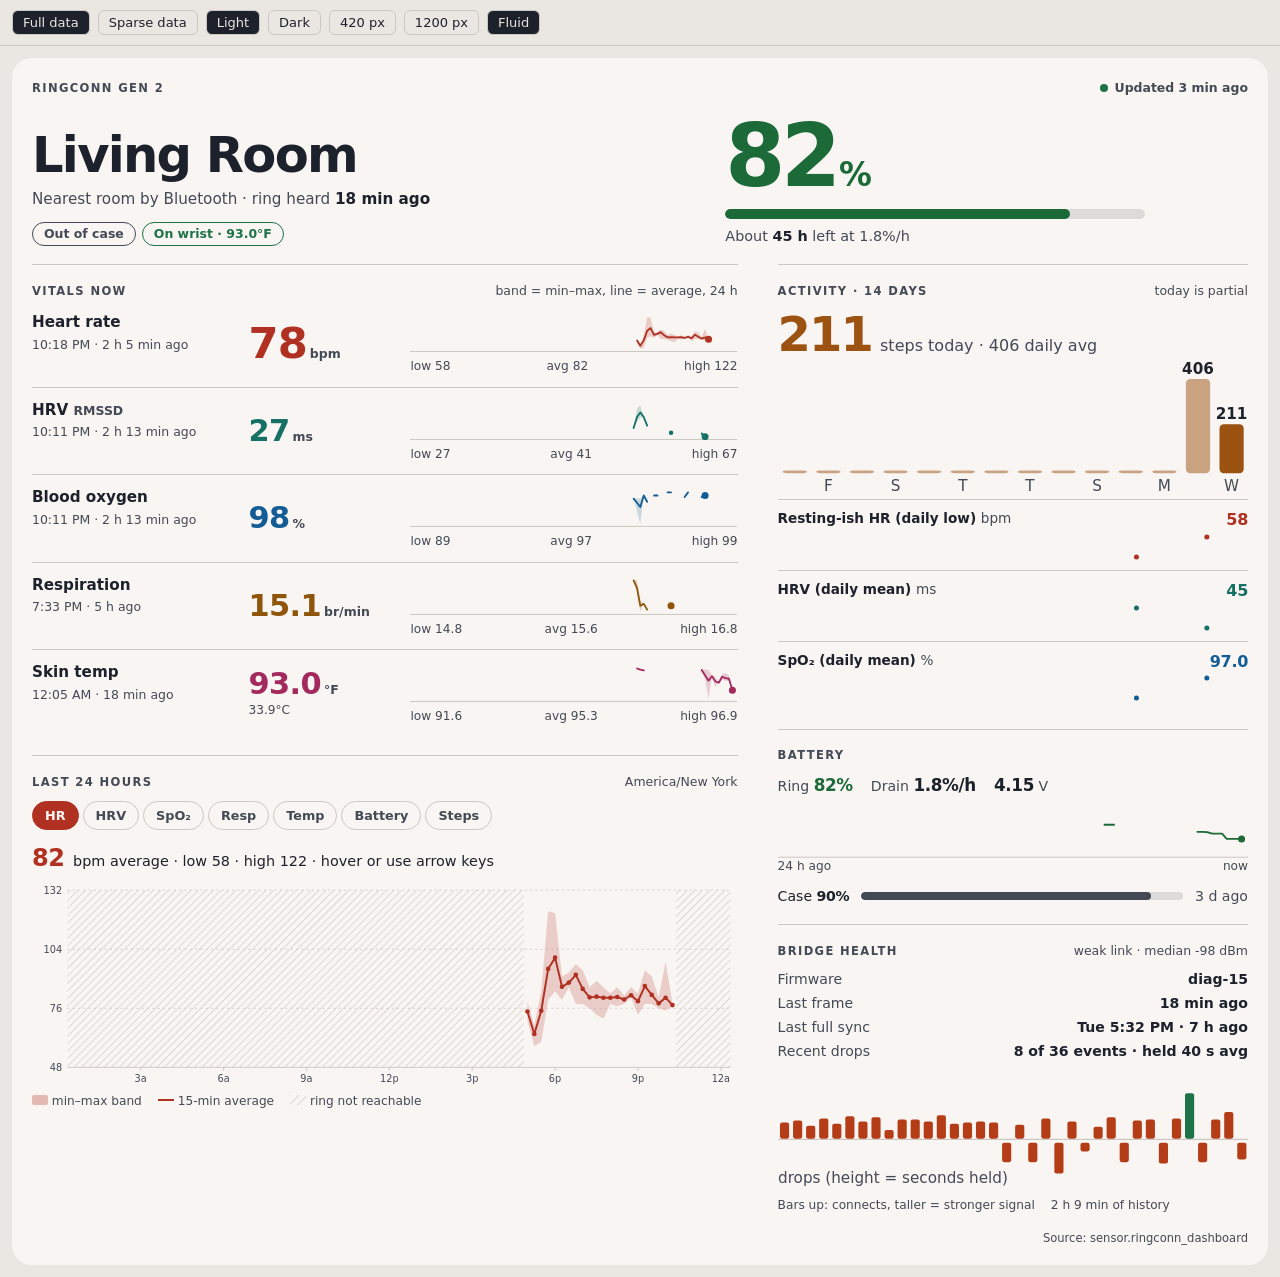
<file: esp32_bridge/homeassistant/card/harness.html>
<!doctype html>
<html lang="en"><head><meta charset="utf-8"><meta name="viewport" content="width=device-width,initial-scale=1">
<title>ringconn-card harness</title><link rel="icon" href="data:,">
<style>
  body{margin:0;font-family:"Plus Jakarta Sans","DM Sans",system-ui,sans-serif;background:var(--page-bg);color:var(--primary-text-color)}
  body.light{--page-bg:hsl(36 18% 90%);--primary-text-color:hsl(220 20% 14%);--secondary-text-color:hsl(220 10% 36%);--card-background-color:hsl(40 25% 97%);--divider-color:hsl(30 10% 78%)}
  body.dark{--page-bg:hsl(220 18% 7%);--primary-text-color:hsl(40 20% 92%);--secondary-text-color:hsl(220 10% 70%);--card-background-color:hsl(220 16% 13%);--divider-color:hsl(220 12% 26%)}
  .bar{display:flex;gap:8px;flex-wrap:wrap;padding:10px 12px;font-size:13px;border-bottom:1px solid var(--divider-color)}
  .bar button{font:inherit;padding:4px 10px;border-radius:6px;border:1px solid var(--divider-color);background:transparent;color:inherit;cursor:pointer}
  .bar button[aria-pressed=true]{background:var(--primary-text-color);color:var(--page-bg)}
  #stage{margin:12px auto;padding:0 12px}
</style></head>
<body class="light">
<div class="bar" role="toolbar" aria-label="Harness controls">
  <button data-state="full" aria-pressed="true">Full data</button>
  <button data-state="sparse" aria-pressed="false">Sparse data</button>
  <button data-theme="light" aria-pressed="true">Light</button>
  <button data-theme="dark" aria-pressed="false">Dark</button>
  <button data-w="420" aria-pressed="false">420 px</button>
  <button data-w="1200" aria-pressed="false">1200 px</button>
  <button data-w="" aria-pressed="true">Fluid</button>
</div>
<div id="stage"></div>
<script>
// Freeze "now" at 3 minutes after the sample was generated so output is deterministic.
const SAMPLE_NOW = 1791951659 + 180;
const _now = Date.now; Date.now = () => SAMPLE_NOW * 1000;
</script>
<script src="ringconn-card.js"></script>
<script>
(async () => {
  const sample = await (await fetch('sample_ha_payload.json')).json();
  const iso = (t) => new Date(t * 1000).toISOString();
  const ent = (id, state, attrs = {}, t = SAMPLE_NOW - 120) => ({ entity_id: id, state: String(state), attributes: attrs, last_updated: iso(t), last_changed: iso(t) });

  const full = () => ({ states: {
    'sensor.ringconn_dashboard': ent('sensor.ringconn_dashboard', sample.generated_at, sample),
    'sensor.ringconn_ring_state': ent('sensor.ringconn_ring_state', 'out_of_case'),
    'sensor.ringconn_ring_location': ent('sensor.ringconn_ring_location', 'living_room'),
    'sensor.ringconn_ring_area': ent('sensor.ringconn_ring_area', 'living_room'),
  }, config: { time_zone: 'America/New_York' } });

  const sparse = () => {
    const p = JSON.parse(JSON.stringify(sample));
    delete p.latest.hr_bpm; delete p.series_24h.hr_bpm;
    delete p.series_24h.respiratory_rate; delete p.latest.respiratory_rate;
    p.series_24h.hrv_rmssd_ms = p.series_24h.hrv_rmssd_ms.slice(0, 2);
    p.latest.charging = { v: 1, t: p.latest.charging.t, src: 'status' };
    p.latest.battery_pct = { v: 96, t: p.latest.battery_pct.t, src: 'status' };
    p.latest.skin_temp_c = { v: 24.1, t: p.latest.skin_temp_c.t, src: 'status' };
    p.battery_drain_pct_per_h = null;
    p.days = p.days.map((d) => { const c = { ...d }; delete c.hr_bpm; return c; });
    p.bridge.links = p.bridge.links.slice(-4);
    return { states: {
      'sensor.ringconn_dashboard': ent('sensor.ringconn_dashboard', p.generated_at, p),
      'sensor.ringconn_ring_state': ent('sensor.ringconn_ring_state', 'in_case'),
      'sensor.ringconn_ring_location': ent('sensor.ringconn_ring_location', 'bedside_case'),
    }, config: { time_zone: 'America/New_York' } };
  };

  const stage = document.getElementById('stage');
  const card = document.createElement('ringconn-card');
  card.setConfig({ type: 'custom:ringconn-card' });
  stage.appendChild(card);
  const q = new URLSearchParams(location.search);
  const press = (sel, on) => document.querySelectorAll(sel).forEach((b) => b.setAttribute('aria-pressed', b === on));
  const setState = (s) => { card.hass = s === 'sparse' ? sparse() : full(); press('[data-state]', document.querySelector(`[data-state=${s}]`)); };
  const setTheme = (t) => { document.body.className = t; press('[data-theme]', document.querySelector(`[data-theme=${t}]`)); card._render(); };
  const setW = (w) => { stage.style.width = w ? w + 'px' : ''; press('[data-w]', document.querySelector(`[data-w="${w}"]`)); };
  document.querySelectorAll('[data-state]').forEach((b) => b.onclick = () => setState(b.dataset.state));
  document.querySelectorAll('[data-theme]').forEach((b) => b.onclick = () => setTheme(b.dataset.theme));
  document.querySelectorAll('[data-w]').forEach((b) => b.onclick = () => setW(b.dataset.w));
  setW(q.get('w') || ''); setState(q.get('state') || 'full'); setTheme(q.get('theme') || 'light');
  window.harnessReady = true;
})();
</script>
</body></html>
</file>
